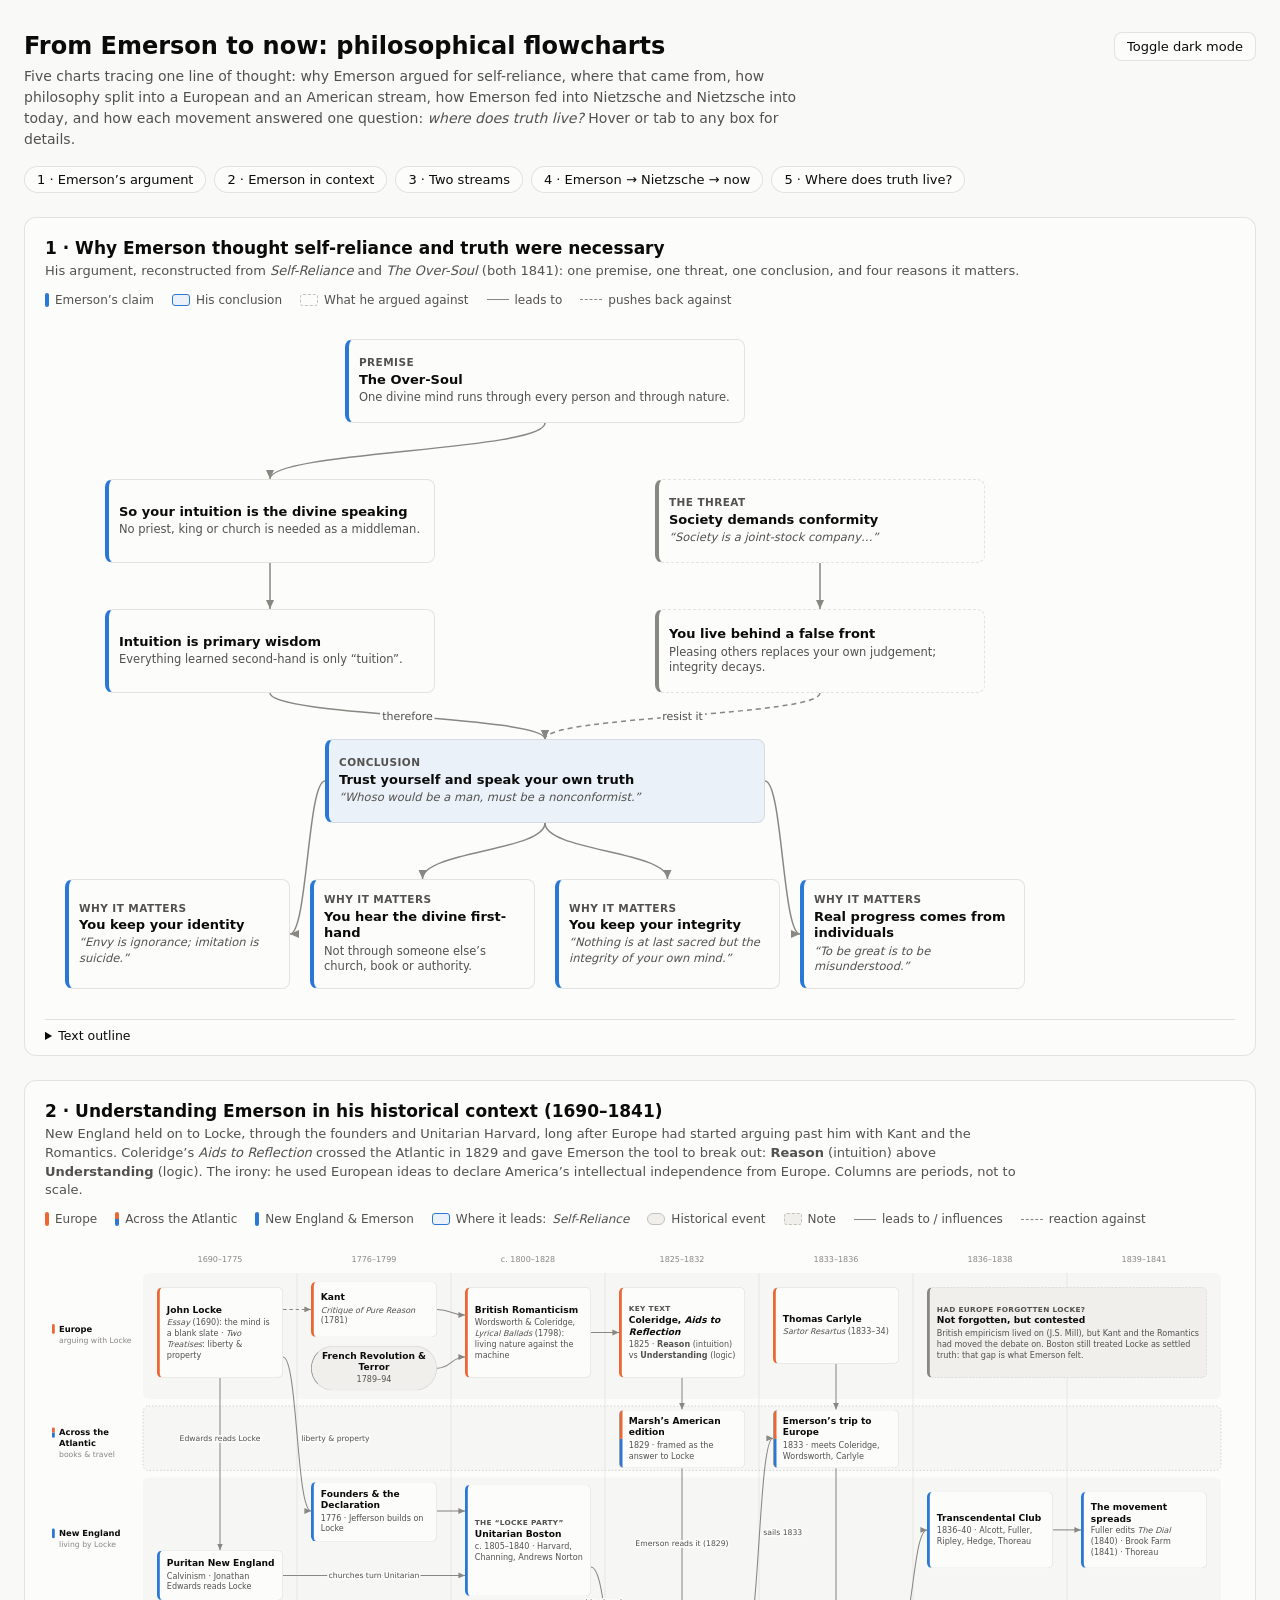
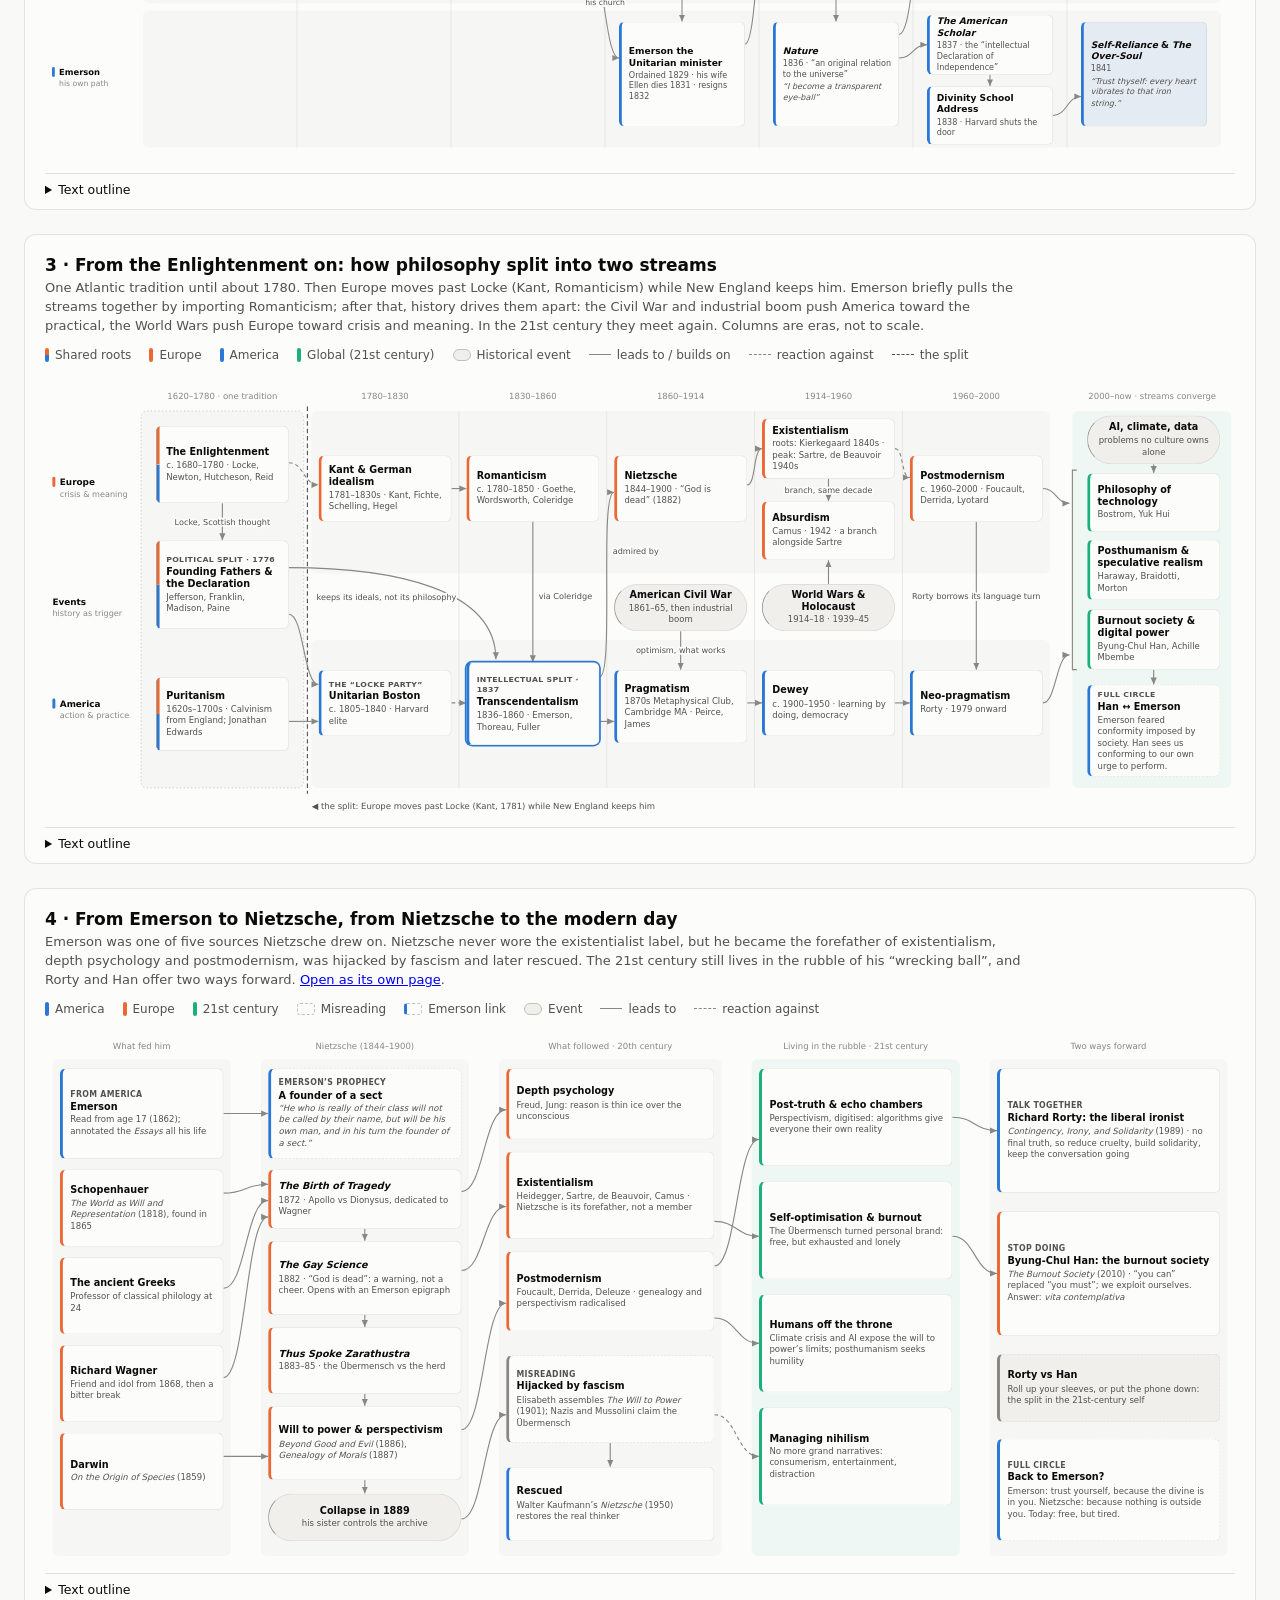
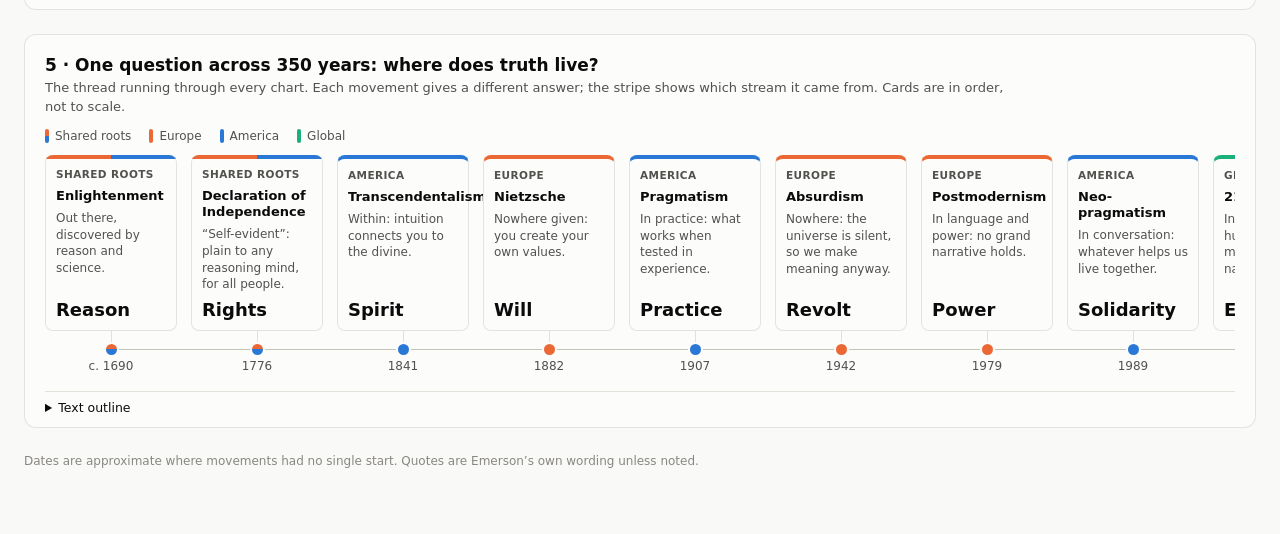
<file: index.html>
<!doctype html>
<html lang="en">
<head>
<meta charset="utf-8">
<meta name="viewport" content="width=device-width, initial-scale=1">
<title>From Emerson to now: philosophical flowcharts</title>
<link rel="stylesheet" href="style.css">
</head>
<body>
<div class="viz-root">
<div class="wrap">
  <header class="top">
    <div>
      <h1>From Emerson to now: philosophical flowcharts</h1>
      <p class="lede">Five charts tracing one line of thought: why Emerson argued for self-reliance, where that came from, how philosophy split into a European and an American stream, how Emerson fed into Nietzsche and Nietzsche into today, and how each movement answered one question: <em>where does truth live?</em> Hover or tab to any box for details.</p>
    </div>
    <button class="theme" id="themeBtn" type="button">Toggle dark mode</button>
  </header>

  <nav class="toc" aria-label="Charts">
    <a href="#argument">1 · Emerson’s argument</a>
    <a href="#context">2 · Emerson in context</a>
    <a href="#streams">3 · Two streams</a>
    <a href="#nietzsche">4 · Emerson → Nietzsche → now</a>
    <a href="#truth">5 · Where does truth live?</a>
  </nav>

  <section class="card" id="argument">
    <h2>1 · Why Emerson thought self-reliance and truth were necessary</h2>
    <p class="sub">His argument, reconstructed from <em>Self-Reliance</em> and <em>The Over-Soul</em> (both 1841): one premise, one threat, one conclusion, and four reasons it matters.</p>
    <div class="legend">
      <span><i class="sw" style="background:var(--america)"></i>Emerson’s claim</span>
      <span><i class="sw-box" style="background:var(--america-tint);border-color:var(--america)"></i>His conclusion</span>
      <span><i class="sw-box" style="border-style:dashed"></i>What he argued against</span>
      <span><i class="sw-line"></i>leads to</span>
      <span><i class="sw-line dash"></i>pushes back against</span>
    </div>
    <div class="scroller" data-flow="argument" role="img" aria-label="Flowchart of Emerson's argument for self-reliance"></div>
    <details class="outline"><summary>Text outline</summary><div data-outline="argument"></div></details>
  </section>

  <section class="card" id="context">
    <h2>2 · Understanding Emerson in his historical context (1690–1841)</h2>
    <p class="sub">New England held on to Locke, through the founders and Unitarian Harvard, long after Europe had started arguing past him with Kant and the Romantics. Coleridge’s <em>Aids to Reflection</em> crossed the Atlantic in 1829 and gave Emerson the tool to break out: <b>Reason</b> (intuition) above <b>Understanding</b> (logic). The irony: he used European ideas to declare America’s intellectual independence from Europe. Columns are periods, not to scale.</p>
    <div class="legend">
      <span><i class="sw" style="background:var(--europe)"></i>Europe</span>
      <span><i class="sw sw-shared"></i>Across the Atlantic</span>
      <span><i class="sw" style="background:var(--america)"></i>New England & Emerson</span>
      <span><i class="sw-box" style="background:var(--america-tint);border-color:var(--america)"></i>Where it leads: <em>Self-Reliance</em></span>
      <span><i class="sw-box" style="background:var(--chip);border-radius:999px"></i>Historical event</span>
      <span><i class="sw-box" style="background:var(--chip);border-style:dashed"></i>Note</span>
      <span><i class="sw-line"></i>leads to / influences</span>
      <span><i class="sw-line dash"></i>reaction against</span>
    </div>
    <div class="scroller" data-flow="context" role="img" aria-label="Flowchart of the European and New England influences that led to Emerson's Self-Reliance, 1690 to 1841"></div>
    <details class="outline"><summary>Text outline</summary><div data-outline="context"></div></details>
  </section>

  <section class="card" id="streams">
    <h2>3 · From the Enlightenment on: how philosophy split into two streams</h2>
    <p class="sub">One Atlantic tradition until about 1780. Then Europe moves past Locke (Kant, Romanticism) while New England keeps him. Emerson briefly pulls the streams together by importing Romanticism; after that, history drives them apart: the Civil War and industrial boom push America toward the practical, the World Wars push Europe toward crisis and meaning. In the 21st century they meet again. Columns are eras, not to scale.</p>
    <div class="legend">
      <span><i class="sw sw-shared"></i>Shared roots</span>
      <span><i class="sw" style="background:var(--europe)"></i>Europe</span>
      <span><i class="sw" style="background:var(--america)"></i>America</span>
      <span><i class="sw" style="background:var(--global)"></i>Global (21st century)</span>
      <span><i class="sw-box" style="background:var(--chip);border-radius:999px"></i>Historical event</span>
      <span><i class="sw-line"></i>leads to / builds on</span>
      <span><i class="sw-line dash"></i>reaction against</span>
      <span><i class="sw-line split"></i>the split</span>
    </div>
    <div class="scroller" data-flow="streams" role="img" aria-label="Flowchart of a shared Enlightenment tradition splitting into European and American philosophy, from 1620 to now"></div>
    <details class="outline"><summary>Text outline</summary><div data-outline="streams"></div></details>
  </section>

  <section class="card" id="nietzsche">
    <h2>4 · From Emerson to Nietzsche, from Nietzsche to the modern day</h2>
    <p class="sub">Emerson was one of five sources Nietzsche drew on. Nietzsche never wore the existentialist label, but he became the forefather of existentialism, depth psychology and postmodernism, was hijacked by fascism and later rescued. The 21st century still lives in the rubble of his “wrecking ball”, and Rorty and Han offer two ways forward. <a href="emerson-to-nietzsche.html">Open as its own page</a>.</p>
    <div class="legend">
      <span><i class="sw" style="background:var(--america)"></i>America</span>
      <span><i class="sw" style="background:var(--europe)"></i>Europe</span>
      <span><i class="sw" style="background:var(--global)"></i>21st century</span>
      <span><i class="sw-box" style="border-style:dashed"></i>Misreading</span>
      <span><i class="sw-box" style="border-style:dashed;border-left:3px solid var(--america)"></i>Emerson link</span>
      <span><i class="sw-box" style="background:var(--chip);border-radius:999px"></i>Event</span>
      <span><i class="sw-line"></i>leads to</span>
      <span><i class="sw-line dash"></i>reaction against</span>
    </div>
    <div class="scroller" data-flow="nietzsche" role="img" aria-label="Flowchart from Emerson and Nietzsche's other sources, through Nietzsche, to the 20th century and today"></div>
    <details class="outline"><summary>Text outline</summary><div data-outline="nietzsche"></div></details>
  </section>

  <section class="card" id="truth">
    <h2>5 · One question across 350 years: where does truth live?</h2>
    <p class="sub">The thread running through every chart. Each movement gives a different answer; the stripe shows which stream it came from. Cards are in order, not to scale.</p>
    <div class="legend">
      <span><i class="sw sw-shared"></i>Shared roots</span>
      <span><i class="sw" style="background:var(--europe)"></i>Europe</span>
      <span><i class="sw" style="background:var(--america)"></i>America</span>
      <span><i class="sw" style="background:var(--global)"></i>Global</span>
    </div>
    <div class="scroller"><div class="timeline" data-timeline="truth" role="list" aria-label="Answers to the question where truth lives, in order"></div></div>
    <details class="outline"><summary>Text outline</summary><div data-outline="truth"></div></details>
  </section>

  <footer>Dates are approximate where movements had no single start. Quotes are Emerson’s own wording unless noted.</footer>
</div>
<div id="tip" role="tooltip"></div>
</div>

<script src="geom.js"></script>
<script src="data/argument.js"></script>
<script src="data/context.js"></script>
<script src="data/streams.js"></script>
<script src="data/nietzsche.js"></script>
<script src="data/truth.js"></script>
<script src="flow.js"></script>
</body>
</html>
</file>
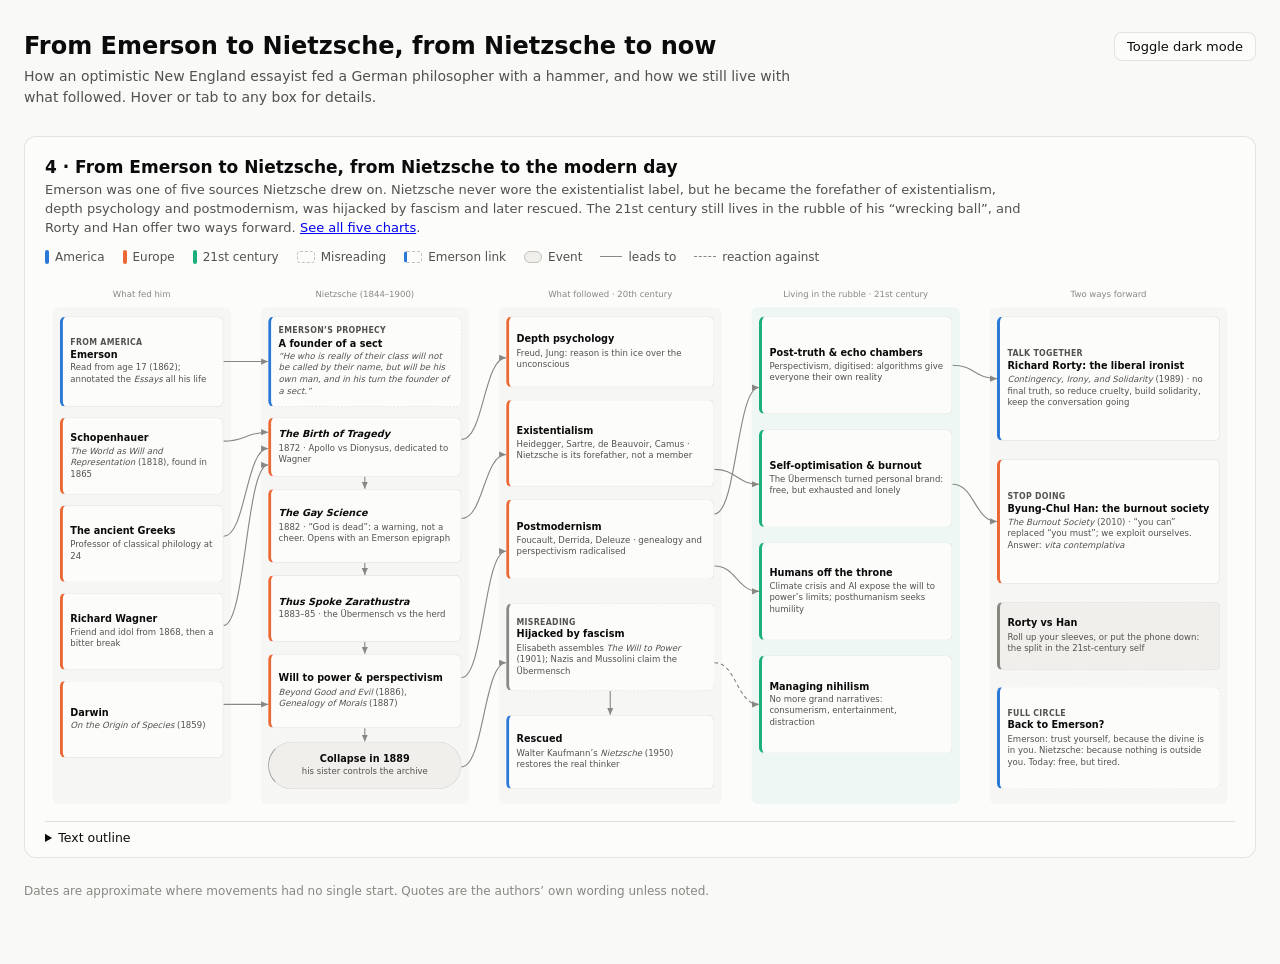
<file: emerson-to-nietzsche.html>
<!doctype html>
<html lang="en">
<head>
<meta charset="utf-8">
<meta name="viewport" content="width=device-width, initial-scale=1">
<title>From Emerson to Nietzsche to now</title>
<link rel="stylesheet" href="style.css">
</head>
<body>
<div class="viz-root">
<div class="wrap">
  <header class="top">
    <div>
      <h1>From Emerson to Nietzsche, from Nietzsche to now</h1>
      <p class="lede">How an optimistic New England essayist fed a German philosopher with a hammer, and how we still live with what followed. Hover or tab to any box for details.</p>
    </div>
    <button class="theme" id="themeBtn" type="button">Toggle dark mode</button>
  </header>

  <section class="card" id="nietzsche">
    <h2>4 · From Emerson to Nietzsche, from Nietzsche to the modern day</h2>
    <p class="sub">Emerson was one of five sources Nietzsche drew on. Nietzsche never wore the existentialist label, but he became the forefather of existentialism, depth psychology and postmodernism, was hijacked by fascism and later rescued. The 21st century still lives in the rubble of his “wrecking ball”, and Rorty and Han offer two ways forward. <a href="index.html">See all five charts</a>.</p>
    <div class="legend">
      <span><i class="sw" style="background:var(--america)"></i>America</span>
      <span><i class="sw" style="background:var(--europe)"></i>Europe</span>
      <span><i class="sw" style="background:var(--global)"></i>21st century</span>
      <span><i class="sw-box" style="border-style:dashed"></i>Misreading</span>
      <span><i class="sw-box" style="border-style:dashed;border-left:3px solid var(--america)"></i>Emerson link</span>
      <span><i class="sw-box" style="background:var(--chip);border-radius:999px"></i>Event</span>
      <span><i class="sw-line"></i>leads to</span>
      <span><i class="sw-line dash"></i>reaction against</span>
    </div>
    <div class="scroller" data-flow="nietzsche" role="img" aria-label="Flowchart from Emerson and Nietzsche's other sources, through Nietzsche, to the 20th century and today"></div>
    <details class="outline"><summary>Text outline</summary><div data-outline="nietzsche"></div></details>
  </section>

  <footer>Dates are approximate where movements had no single start. Quotes are the authors’ own wording unless noted.</footer>
</div>
<div id="tip" role="tooltip"></div>
</div>

<script src="geom.js"></script>
<script src="data/nietzsche.js"></script>
<script src="flow.js"></script>
</body>
</html>
</file>
<file: style.css>
.viz-root {
  color-scheme: light;
  --page: #f9f9f7;
  --surface-1: #fcfcfb;
  --text-primary: #0b0b0b;
  --text-secondary: #52514e;
  --muted: #898781;
  --grid: #e1e0d9;
  --axis: #c3c2b7;
  --border: rgba(11,11,11,0.10);
  --lane: rgba(11,11,11,0.025);
  --chip: #f0efec;
  --edge: #898781;
  --america: #2a78d6;
  --europe: #eb6834;
  --global: #1baf7a;
  --america-tint: rgba(42,120,214,0.08);
  --global-tint: rgba(27,175,122,0.06);
}
@media (prefers-color-scheme: dark) {
  :root:where(:not([data-theme="light"])) .viz-root {
    color-scheme: dark;
    --page: #0d0d0d; --surface-1: #1a1a19; --text-primary: #f0efec; --text-secondary: #c3c2b7;
    --grid: #2c2c2a; --axis: #383835; --border: rgba(255,255,255,0.10); --lane: rgba(255,255,255,0.03);
    --chip: #383835; --edge: #898781;
    --america: #3987e5; --europe: #d95926; --global: #199e70;
    --america-tint: rgba(57,135,229,0.14); --global-tint: rgba(25,158,112,0.10);
  }
}
:root[data-theme="dark"] .viz-root {
  color-scheme: dark;
  --page: #0d0d0d; --surface-1: #1a1a19; --text-primary: #f0efec; --text-secondary: #c3c2b7;
  --grid: #2c2c2a; --axis: #383835; --border: rgba(255,255,255,0.10); --lane: rgba(255,255,255,0.03);
  --chip: #383835; --edge: #898781;
  --america: #3987e5; --europe: #d95926; --global: #199e70;
  --america-tint: rgba(57,135,229,0.14); --global-tint: rgba(25,158,112,0.10);
}

* { box-sizing: border-box; }
body { margin: 0; }
.viz-root {
  font-family: system-ui, -apple-system, "Segoe UI", sans-serif;
  background: var(--page); color: var(--text-primary);
  min-height: 100vh; padding: 32px 24px 64px;
}
.wrap { max-width: 1680px; margin: 0 auto; }
header.top { display: flex; justify-content: space-between; align-items: flex-start; gap: 16px; margin-bottom: 28px; }
h1 { font-size: 24px; margin: 0 0 6px; font-weight: 650; }
.lede { color: var(--text-secondary); margin: 0; max-width: 780px; line-height: 1.5; font-size: 14px; }
button.theme {
  font: inherit; font-size: 13px; color: var(--text-primary); background: var(--surface-1);
  border: 1px solid var(--border); border-radius: 8px; padding: 6px 12px; cursor: pointer; white-space: nowrap;
}
section.card {
  background: var(--surface-1); border: 1px solid var(--border); border-radius: 12px;
  padding: 20px 20px 12px; margin-bottom: 24px;
}
section.card h2 { font-size: 17px; margin: 0 0 4px; font-weight: 650; }
section.card .sub { color: var(--text-secondary); font-size: 13px; margin: 0 0 12px; line-height: 1.45; max-width: 980px; }
.legend { display: flex; flex-wrap: wrap; gap: 6px 18px; font-size: 12px; color: var(--text-secondary); margin-bottom: 12px; }
.legend span { display: inline-flex; align-items: center; gap: 6px; }
.sw { width: 4px; height: 14px; border-radius: 2px; display: inline-block; }
.sw-shared { background: linear-gradient(var(--europe) 50%, var(--america) 50%); }
.sw-box { width: 18px; height: 12px; border-radius: 3px; border: 1px solid var(--axis); display: inline-block; }
.sw-line { width: 22px; height: 0; border-top: 1.5px solid var(--edge); display: inline-block; }
.sw-line.dash { border-top-style: dashed; }
.sw-line.split { border-top: 1.5px dashed var(--text-secondary); }

/* Scaled stage: HTML boxes over an SVG layer, scaled as one unit. */
.scroller { overflow-x: auto; overflow-y: hidden; }
.sizer { position: relative; overflow: hidden; }
.stage { position: absolute; left: 0; top: 0; transform-origin: 0 0; }
.stage > svg { position: absolute; left: 0; top: 0; overflow: visible; }

.node {
  position: absolute; background: var(--surface-1);
  border: 1px solid var(--border); border-left: 4px solid var(--stripe, var(--muted));
  border-radius: 8px; padding: 7px 10px; overflow: hidden; cursor: default;
  display: flex; flex-direction: column; justify-content: center; gap: 2px;
}
.node:hover, .node:focus-visible { box-shadow: 0 0 0 2px var(--axis); outline: none; }
.node .t { font-size: 13px; font-weight: 650; line-height: 1.25; color: var(--text-primary); }
.node .s { font-size: 11.5px; line-height: 1.35; color: var(--text-secondary); }
.node .q { font-size: 11.5px; line-height: 1.35; color: var(--text-secondary); font-style: italic; }
.badge { font-size: 10.5px; font-weight: 600; color: var(--text-secondary); text-transform: uppercase; letter-spacing: .04em; line-height: 1.3; }
.k-america, .k-emerson, .k-conclusion, .k-callout { --stripe: var(--america); }
.k-europe { --stripe: var(--europe); }
.k-global { --stripe: var(--global); }
.k-conclusion { background: var(--america-tint); }
.k-opposed { border-style: dashed; border-left-style: solid; }
.k-callout { border-style: dashed; border-left-style: solid; }
.k-event { background: var(--chip); border-radius: 999px; border-left-width: 1px; align-items: center; text-align: center; padding: 4px 12px; }
/* shared roots: half Europe, half America, painted as background so no positioning is needed */
.node.k-shared {
  border-left-width: 1px; padding-left: 13px;
  background:
    linear-gradient(var(--europe), var(--europe)) left top / 4px 50% no-repeat,
    linear-gradient(var(--america), var(--america)) left bottom / 4px 50% no-repeat,
    var(--surface-1);
}
.node.k-bridge {
  border-left-width: 1px; padding-left: 13px;
  background:
    linear-gradient(var(--europe), var(--europe)) left top / 4px 50% no-repeat,
    linear-gradient(var(--america), var(--america)) left bottom / 4px 50% no-repeat,
    var(--surface-1);
}
.k-note { --stripe: var(--muted); border-style: dashed; border-left-style: solid; background: var(--chip); }
.bridge-bg { fill: var(--lane); stroke: var(--axis); stroke-width: 1; stroke-dasharray: 2 3; }
.node.start { box-shadow: 0 0 0 2px var(--america); }
.node.start:hover, .node.start:focus-visible { box-shadow: 0 0 0 3px var(--america); }

.edge { fill: none; stroke: var(--edge); stroke-width: 1.5; }
.edge.reaction { stroke-dasharray: 5 4; }
.elabel { font-size: 11px; fill: var(--text-secondary); paint-order: stroke; stroke: var(--surface-1); stroke-width: 5px; stroke-linejoin: round; }
.lane-bg { fill: var(--lane); }
.shared-bg { fill: var(--lane); stroke: var(--axis); stroke-width: 1; stroke-dasharray: 2 3; }
.global-bg { fill: var(--global-tint); }
.lane-label { font-size: 12px; font-weight: 650; fill: var(--text-primary); }
.lane-sub { font-size: 11px; fill: var(--muted); }
.col-head { font-size: 11.5px; fill: var(--muted); text-anchor: middle; }
.col-rule { stroke: var(--grid); stroke-width: 1; }
.split-rule { stroke: var(--text-secondary); stroke-width: 1.5; stroke-dasharray: 6 4; }
.split-label { font-size: 11.5px; fill: var(--text-secondary); }

/* chart 3: plain CSS grid */
.timeline { display: grid; grid-template-columns: repeat(9, minmax(132px, 1fr)); gap: 0 14px; min-width: 1300px; padding-bottom: 6px; }
.tc {
  background: var(--surface-1); border: 1px solid var(--border); border-top: 4px solid var(--stripe);
  border-radius: 8px; padding: 10px; display: flex; flex-direction: column; gap: 6px; min-height: 172px;
}
.tc:hover, .tc:focus-visible { box-shadow: 0 0 0 2px var(--axis); outline: none; }
.tc.k-shared {
  border-top-width: 1px; padding-top: 13px;
  background:
    linear-gradient(var(--europe), var(--europe)) left top / 50% 4px no-repeat,
    linear-gradient(var(--america), var(--america)) right top / 50% 4px no-repeat,
    var(--surface-1);
}
.tc .m { font-size: 13px; font-weight: 650; line-height: 1.25; }
.tc .w { font-size: 12px; line-height: 1.4; color: var(--text-secondary); flex: 1; }
.tc .k { font-size: 18px; font-weight: 650; }
.tick { position: relative; height: 44px; }
.tick::before { content: ''; position: absolute; left: 50%; top: 0; height: 18px; border-left: 1px solid var(--grid); }
.tick::after { content: ''; position: absolute; top: 18px; left: -7px; right: -7px; border-top: 1.5px solid var(--axis); }
.timeline .tick:nth-child(10)::after { left: 50%; }
.timeline .tick:last-child::after { right: 50%; }
.tick i { position: absolute; left: 50%; top: 18px; width: 11px; height: 11px; margin: -5.5px 0 0 -5.5px; border-radius: 50%; background: var(--stripe); box-shadow: 0 0 0 2px var(--surface-1); z-index: 1; }
.tick i.shared { background: linear-gradient(var(--europe) 50%, var(--america) 50%); }
.tick span { position: absolute; left: 0; right: 0; top: 28px; text-align: center; font-size: 12px; color: var(--text-secondary); font-variant-numeric: tabular-nums; }

/* timeline: plain CSS grid */
.timeline { display: grid; grid-template-columns: repeat(9, minmax(132px, 1fr)); gap: 0 14px; min-width: 1300px; padding-bottom: 6px; }
.tc {
  background: var(--surface-1); border: 1px solid var(--border); border-top: 4px solid var(--stripe);
  border-radius: 8px; padding: 10px; display: flex; flex-direction: column; gap: 6px; min-height: 172px;
}
.tc:hover, .tc:focus-visible { box-shadow: 0 0 0 2px var(--axis); outline: none; }
.tc.k-shared {
  border-top-width: 1px; padding-top: 13px;
  background:
    linear-gradient(var(--europe), var(--europe)) left top / 50% 4px no-repeat,
    linear-gradient(var(--america), var(--america)) right top / 50% 4px no-repeat,
    var(--surface-1);
}
.tc .m { font-size: 13px; font-weight: 650; line-height: 1.25; }
.tc .w { font-size: 12px; line-height: 1.4; color: var(--text-secondary); flex: 1; }
.tc .k { font-size: 18px; font-weight: 650; }
.tick { position: relative; height: 44px; }
.tick::before { content: ''; position: absolute; left: 50%; top: 0; height: 18px; border-left: 1px solid var(--grid); }
.tick::after { content: ''; position: absolute; top: 18px; left: -7px; right: -7px; border-top: 1.5px solid var(--axis); }
.timeline .tick:nth-child(10)::after { left: 50%; }
.timeline .tick:last-child::after { right: 50%; }
.tick i { position: absolute; left: 50%; top: 18px; width: 11px; height: 11px; margin: -5.5px 0 0 -5.5px; border-radius: 50%; background: var(--stripe); box-shadow: 0 0 0 2px var(--surface-1); z-index: 1; }
.tick i.shared { background: linear-gradient(var(--europe) 50%, var(--america) 50%); }
.tick span { position: absolute; left: 0; right: 0; top: 28px; text-align: center; font-size: 12px; color: var(--text-secondary); font-variant-numeric: tabular-nums; }

details.outline { margin-top: 10px; border-top: 1px solid var(--grid); padding-top: 8px; font-size: 13px; color: var(--text-secondary); }
details.outline summary { cursor: pointer; color: var(--text-primary); font-size: 12.5px; }
details.outline ul { line-height: 1.55; padding-left: 20px; }
details.outline b { color: var(--text-primary); font-weight: 600; }

#tip {
  position: fixed; z-index: 10; pointer-events: none; max-width: 320px;
  background: var(--surface-1); color: var(--text-primary); border: 1px solid var(--border);
  border-radius: 8px; padding: 10px 12px; font-size: 12.5px; line-height: 1.45;
  box-shadow: 0 6px 24px rgba(0,0,0,.14); opacity: 0; transition: opacity .08s; left: 0; top: 0;
}
#tip.on { opacity: 1; }
#tip .tt { font-weight: 650; margin-bottom: 4px; display: flex; align-items: center; gap: 6px; }
#tip .tt i { width: 4px; height: 14px; border-radius: 2px; display: inline-block; flex: none; }
#tip .td { color: var(--text-secondary); }
#tip .td p { margin: 0 0 6px; }
#tip .td p:last-child { margin: 0; }
footer { font-size: 12px; color: var(--muted); max-width: 900px; line-height: 1.5; }

nav.toc { display: flex; flex-wrap: wrap; gap: 8px; margin: -12px 0 24px; }
nav.toc a { font-size: 13px; color: var(--text-primary); text-decoration: none; background: var(--surface-1); border: 1px solid var(--border); border-radius: 999px; padding: 5px 12px; }
nav.toc a:hover, nav.toc a:focus-visible { box-shadow: 0 0 0 2px var(--axis); outline: none; }
section.card { scroll-margin-top: 16px; }
</file>
